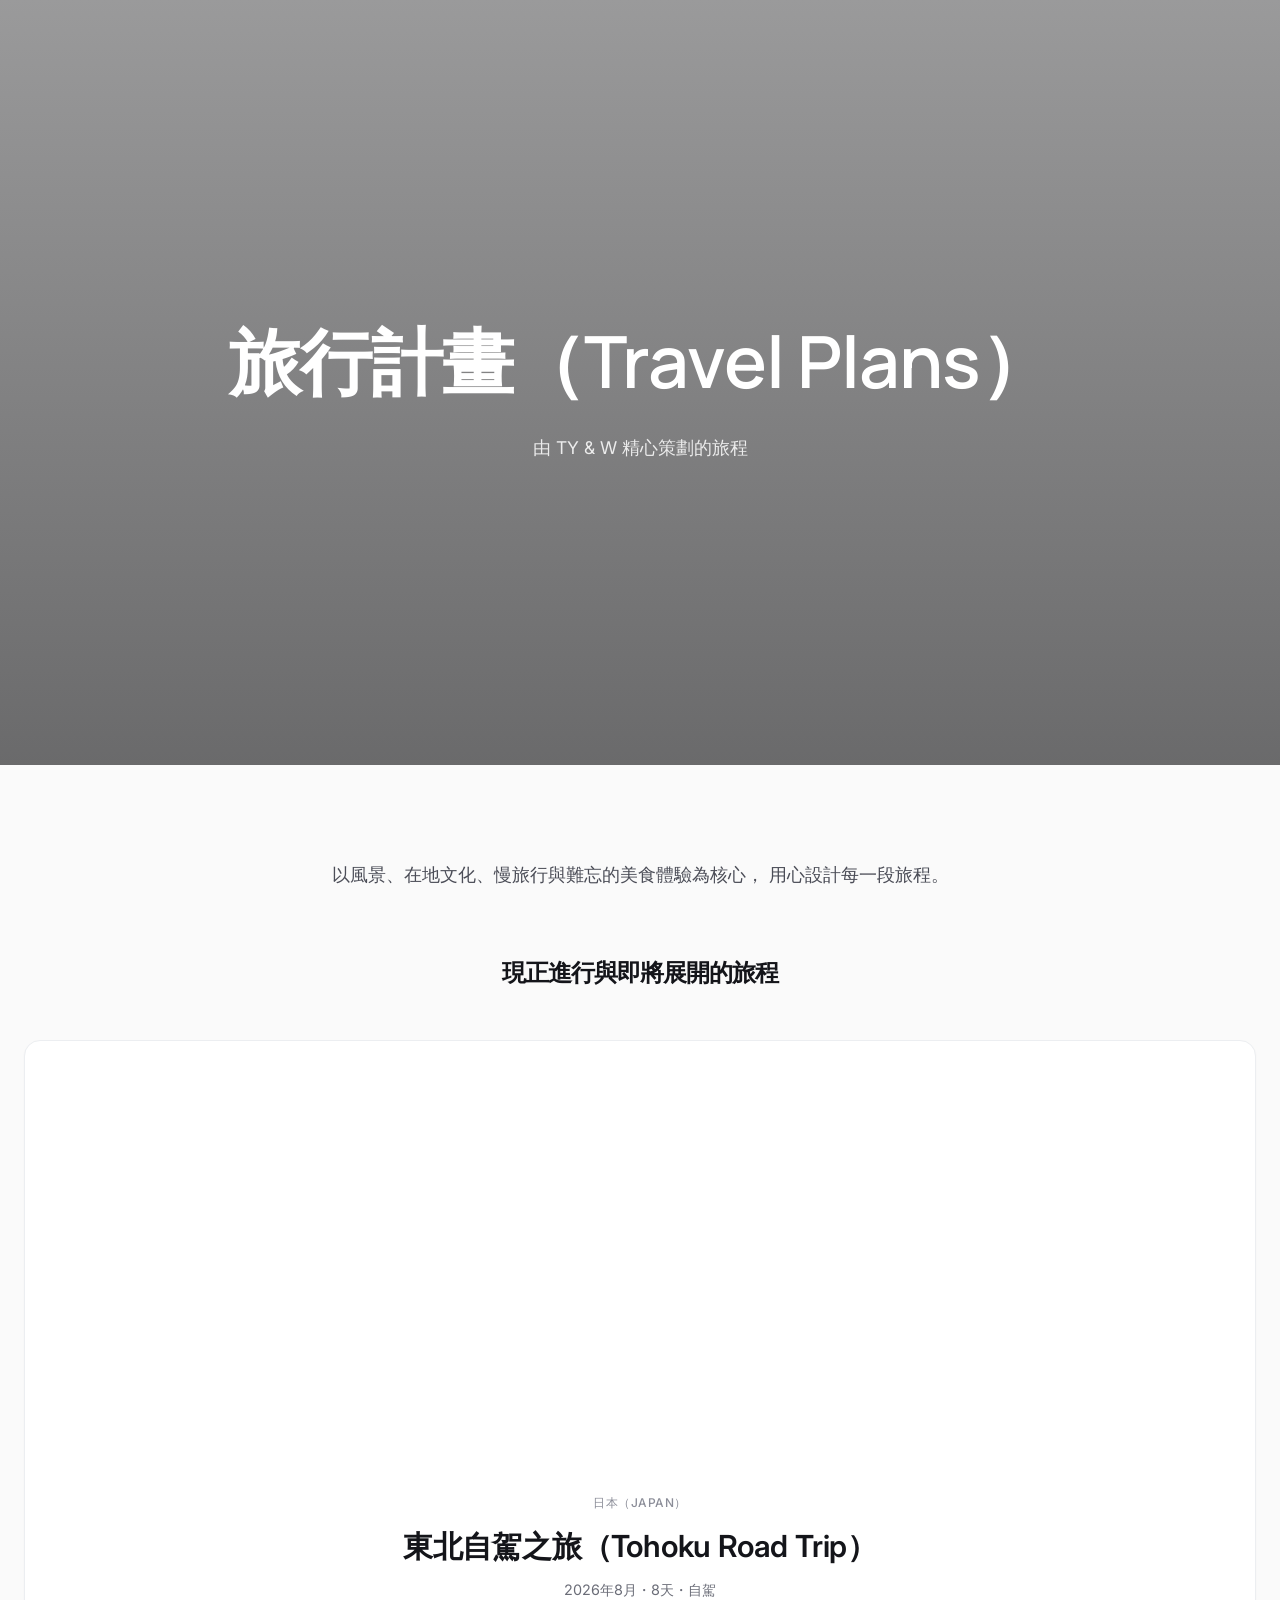
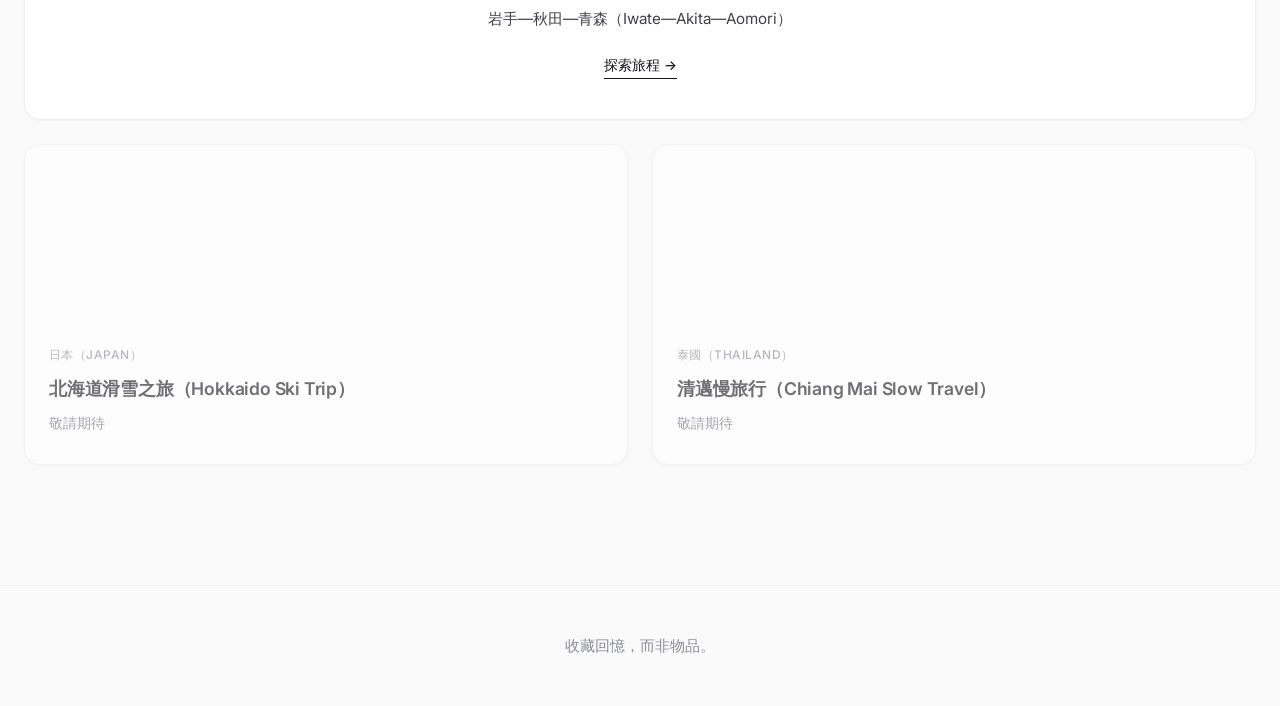
<file: index.html>
<!DOCTYPE html>
<html lang="zh-Hant">
<head>
  <meta charset="UTF-8">
  <meta name="viewport" content="width=device-width, initial-scale=1.0">
  <title>旅行計畫 (Travel Plans) — TY &amp; W 精心策劃的旅程</title>
  <link rel="preconnect" href="https://fonts.googleapis.com">
  <link rel="preconnect" href="https://fonts.gstatic.com" crossorigin>
  <link href="https://fonts.googleapis.com/css2?family=Inter:wght@400;500;600&family=Manrope:wght@600;700&display=swap" rel="stylesheet">
  <link rel="stylesheet" href="style.css">
</head>
<body>

  <header class="hero">
    <div class="hero-overlay"></div>
    <div class="hero-content">
      <h1 class="hero-title">旅行計畫（Travel Plans）</h1>
      <p class="hero-subtitle">由 TY &amp; W 精心策劃的旅程</p>
    </div>
  </header>

  <section class="intro">
    <p>
      以風景、在地文化、慢旅行與難忘的美食體驗為核心，
      用心設計每一段旅程。
    </p>
  </section>

  <section class="journeys">
    <h2 class="section-label">現正進行與即將展開的旅程</h2>

    <div class="journeys-grid">

      <a href="trips/tohoku-2026/" class="card card--featured">
        <div class="card-image" style="background-image:url('https://commons.wikimedia.org/wiki/Special:FilePath/Bukeyashiki_Street_in_Kakunodate_20180428a.jpg?width=1200');"></div>
        <div class="card-body">
          <p class="card-tag">日本（Japan）</p>
          <h3 class="card-title">東北自駕之旅（Tohoku Road Trip）</h3>
          <p class="card-meta">2026年8月・8天・自駕</p>
          <p class="card-route">岩手—秋田—青森（Iwate—Akita—Aomori）</p>
          <span class="card-link">探索旅程 &rarr;</span>
        </div>
      </a>

      <div class="card card--muted">
        <div class="card-image" style="background-image:url('https://commons.wikimedia.org/wiki/Special:FilePath/Niseko_United_Ski_Resort_in_Hokkaido_Japan.jpg?width=800');"></div>
        <div class="card-body">
          <p class="card-tag">日本（Japan）</p>
          <h3 class="card-title">北海道滑雪之旅（Hokkaido Ski Trip）</h3>
          <p class="card-meta">敬請期待</p>
        </div>
      </div>

      <div class="card card--muted">
        <div class="card-image" style="background-image:url('https://commons.wikimedia.org/wiki/Special:FilePath/Wat_Phra_That_Doi_Suthep_-_Chiang_Mai.jpg?width=800');"></div>
        <div class="card-body">
          <p class="card-tag">泰國（Thailand）</p>
          <h3 class="card-title">清邁慢旅行（Chiang Mai Slow Travel）</h3>
          <p class="card-meta">敬請期待</p>
        </div>
      </div>

    </div>
  </section>

  <footer class="site-footer">
    <p>收藏回憶，而非物品。</p>
  </footer>

</body>
</html>
</file>
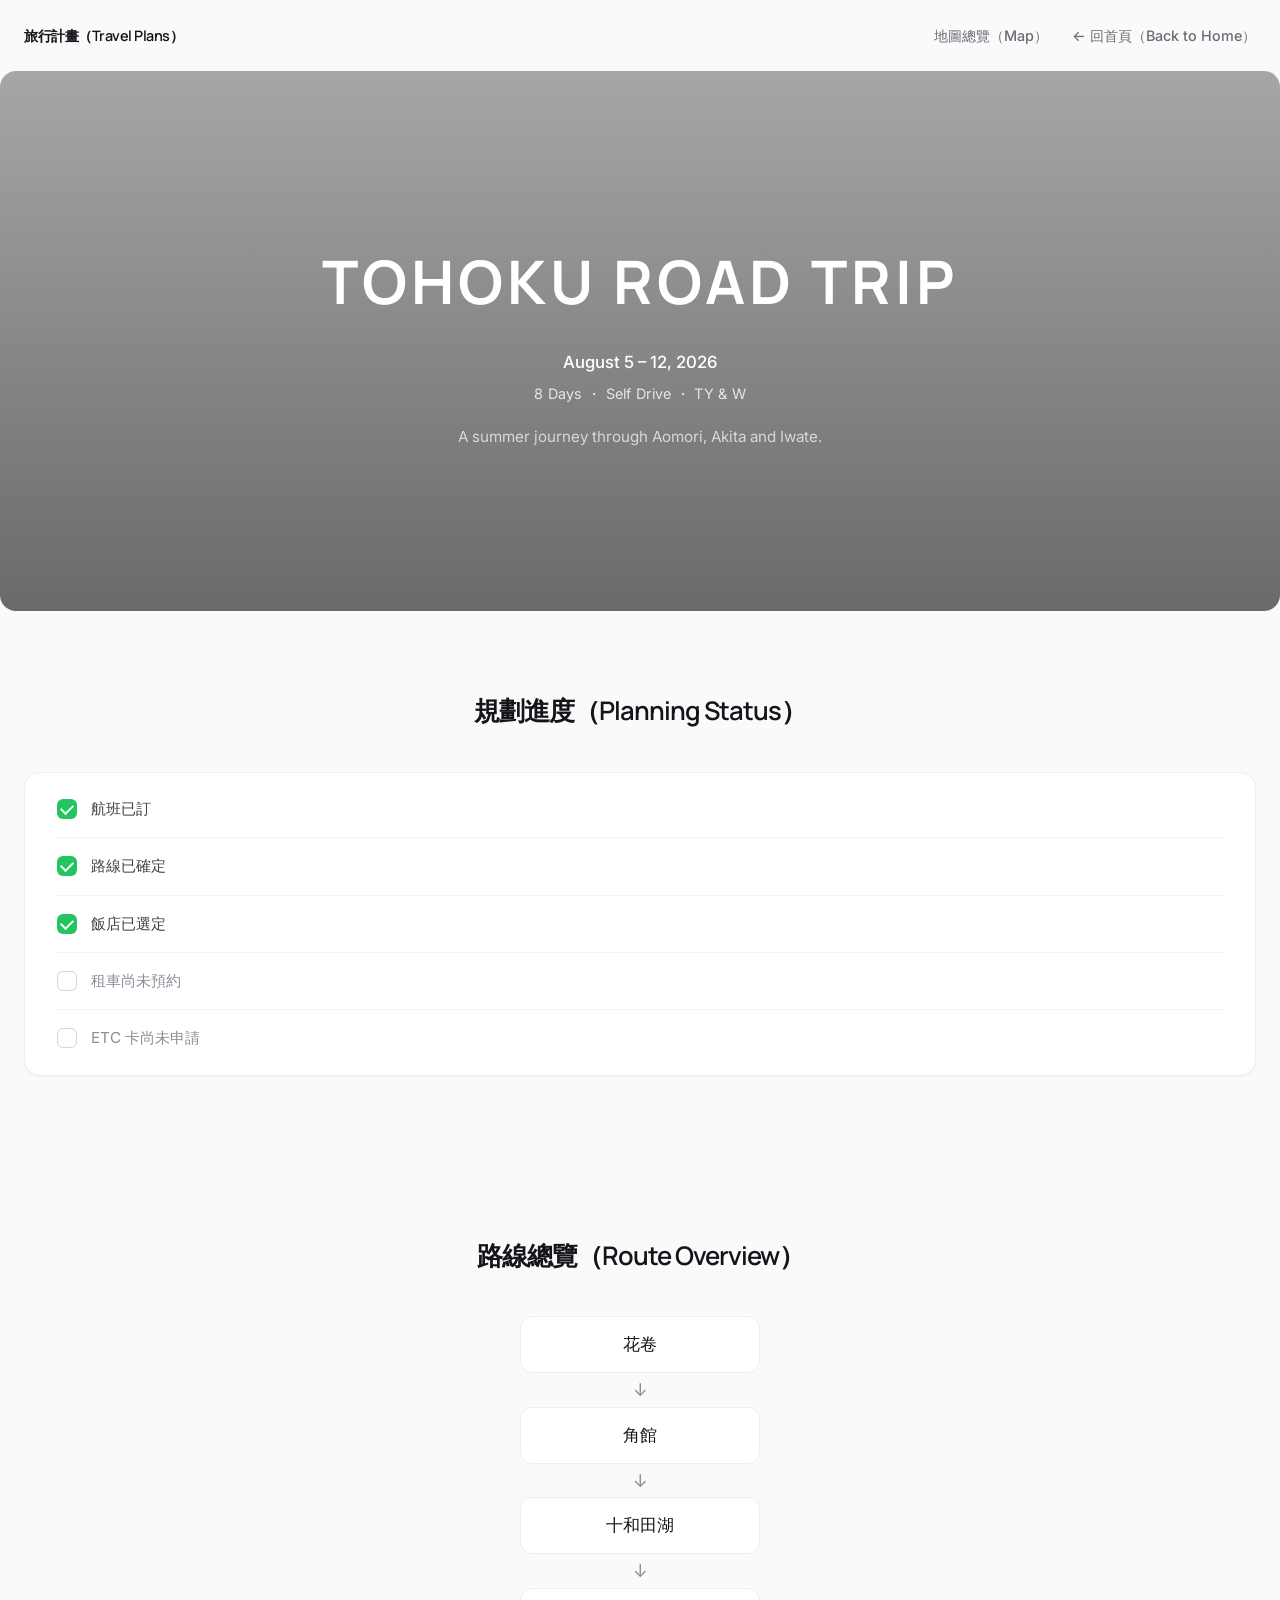
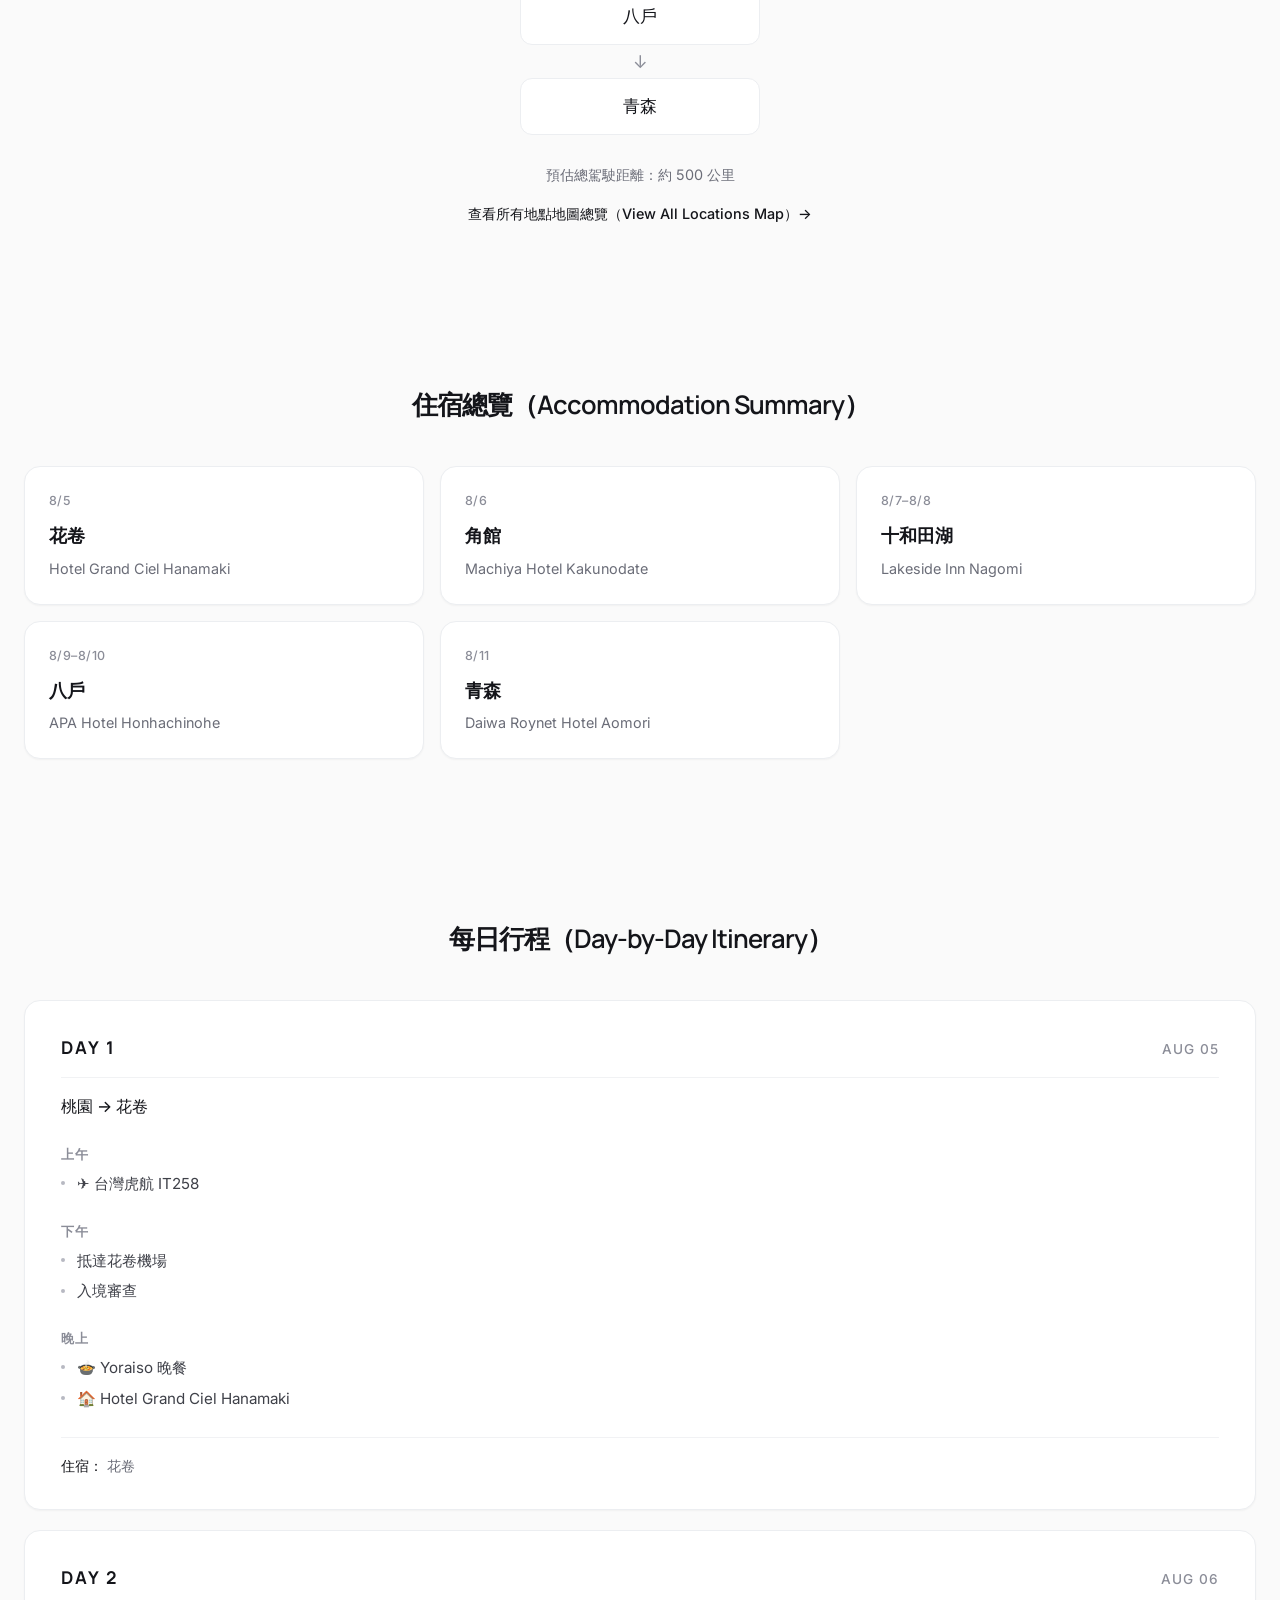
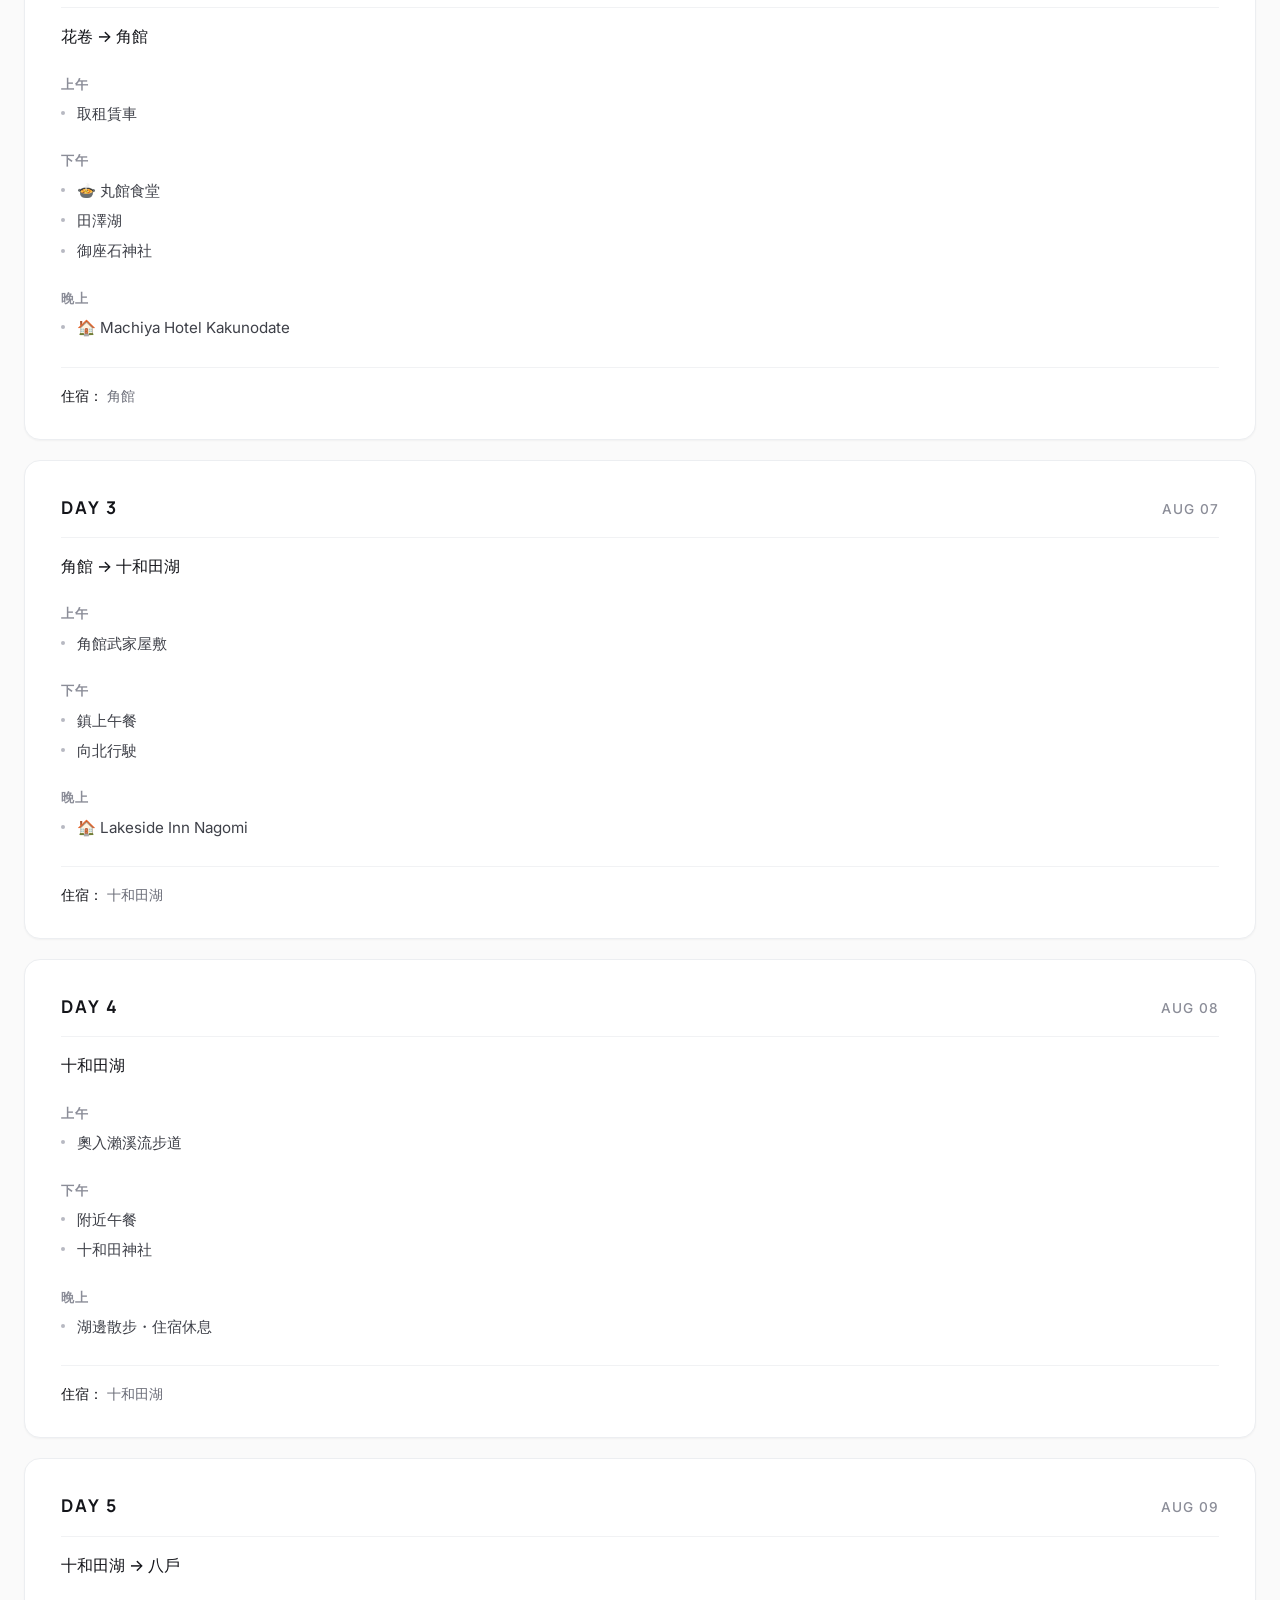
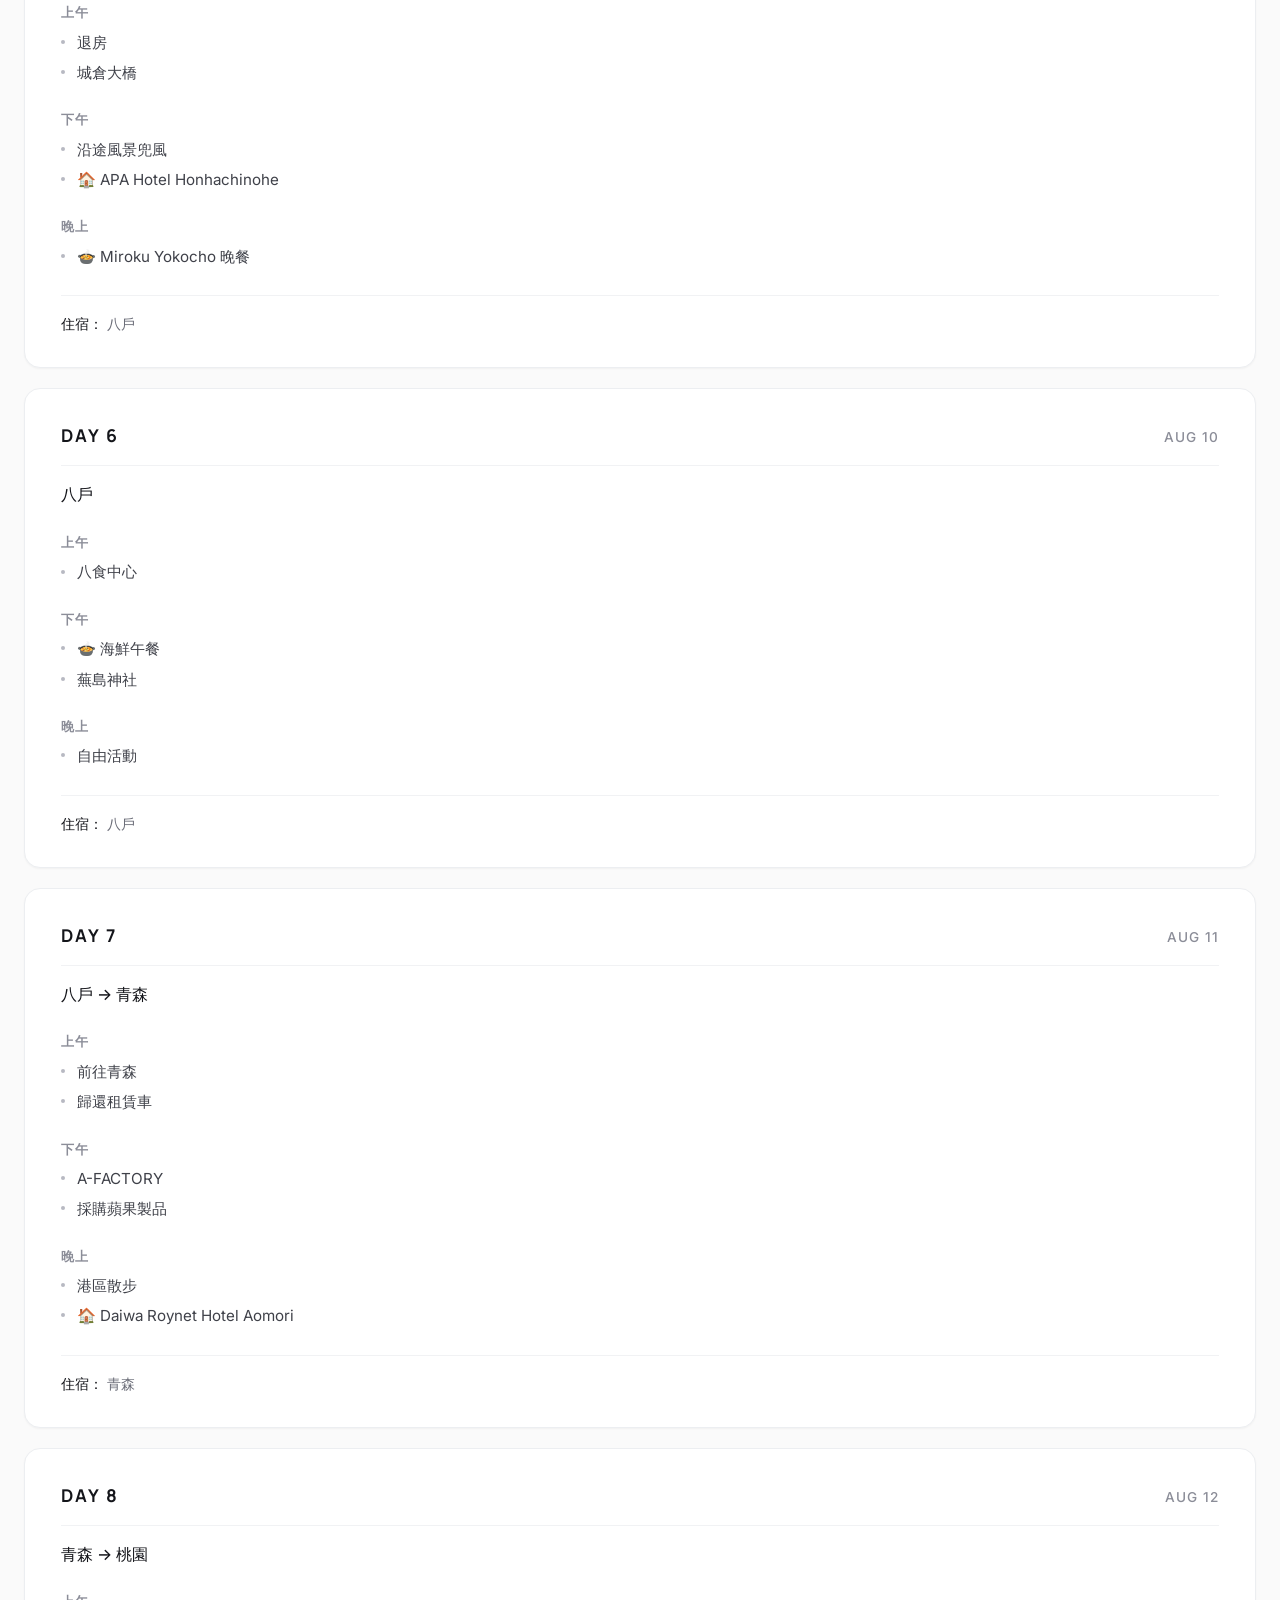
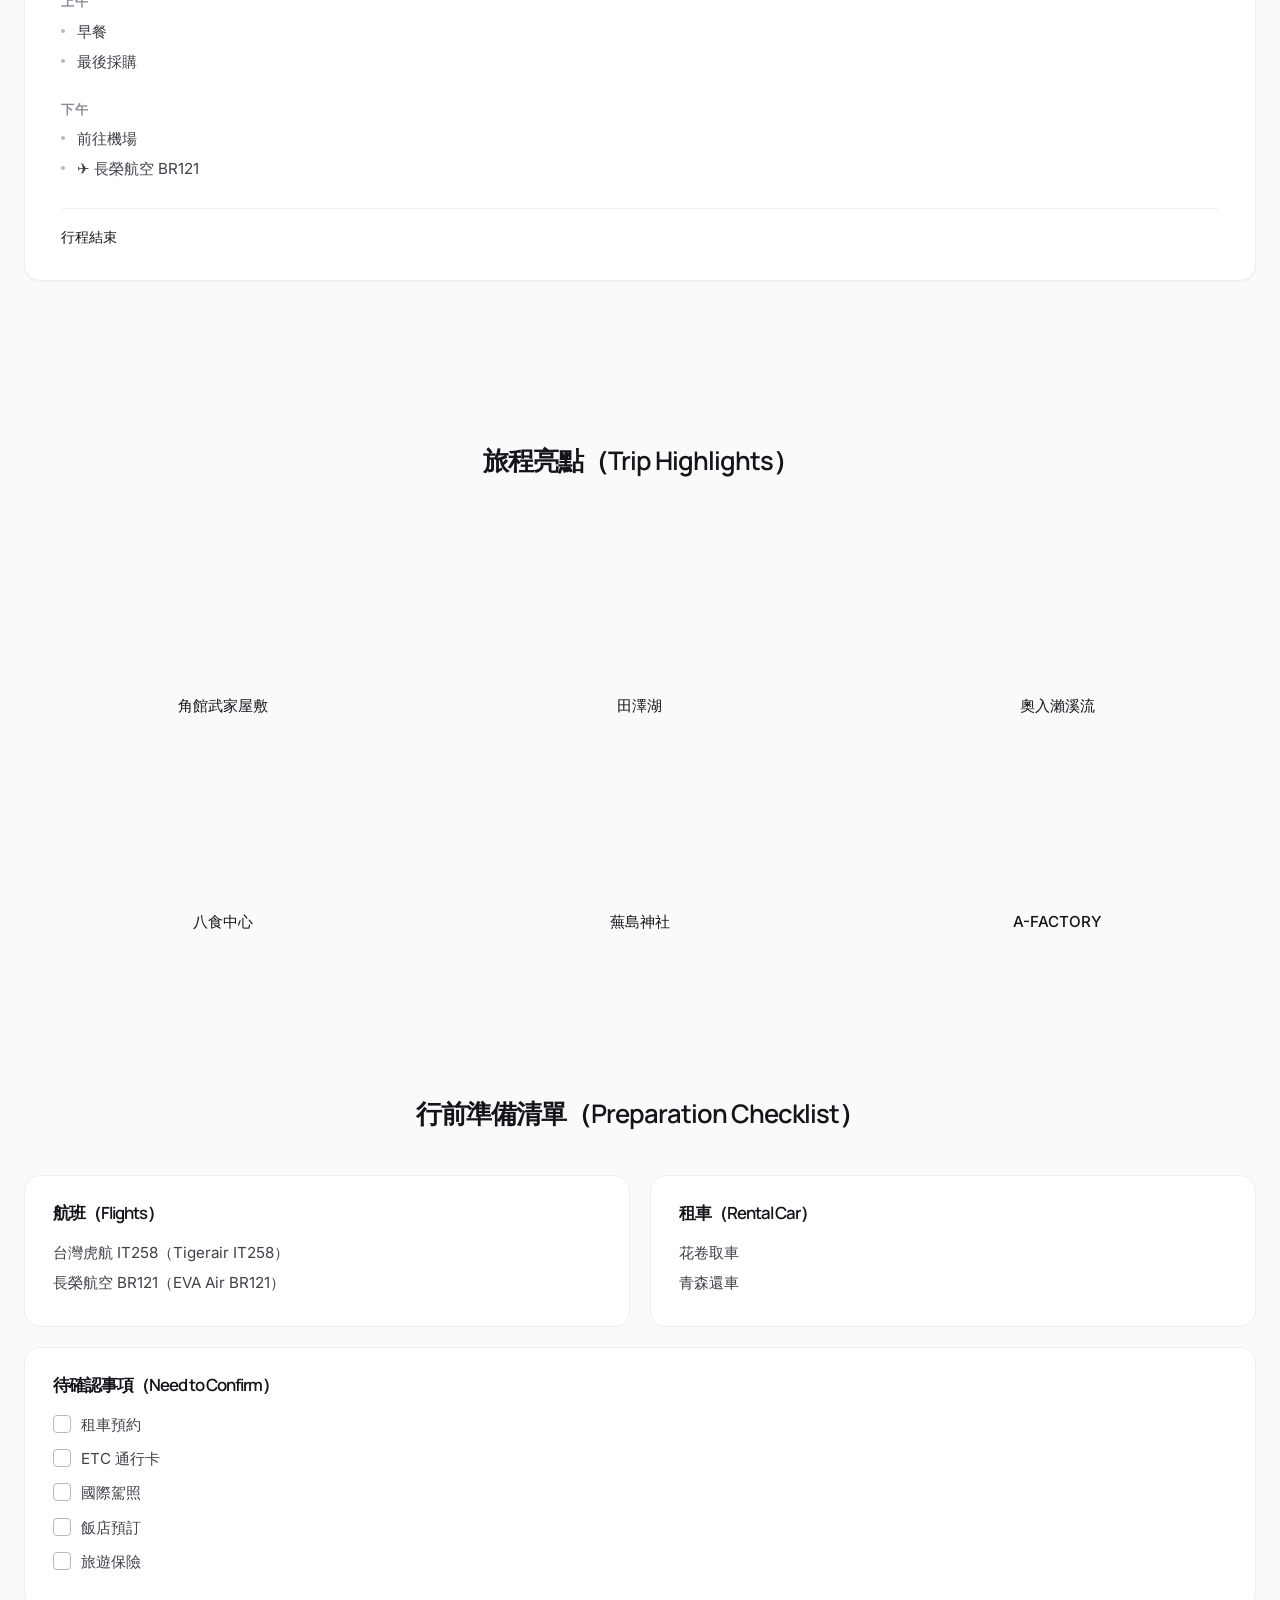
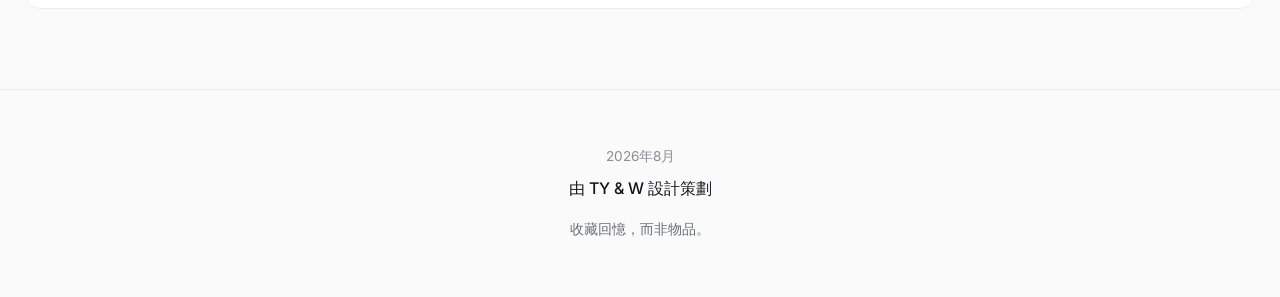
<file: trips/tohoku-2026/index.html>
<!DOCTYPE html>
<html lang="zh-Hant">
<head>
  <meta charset="UTF-8">
  <meta name="viewport" content="width=device-width, initial-scale=1.0">
  <title>東北夏日自駕之旅（Tohoku Summer Road Trip）— 旅行計畫</title>
  <link rel="preconnect" href="https://fonts.googleapis.com">
  <link rel="preconnect" href="https://fonts.gstatic.com" crossorigin>
  <link href="https://fonts.googleapis.com/css2?family=Inter:wght@400;500;600&family=Manrope:wght@600;700&display=swap" rel="stylesheet">
  <link rel="stylesheet" href="trip.css">
</head>
<body>

  <nav class="trip-nav">
    <a href="../../index.html" class="trip-nav-brand">旅行計畫（Travel Plans）</a>
    <div class="trip-nav-links">
      <a href="map.html" class="trip-nav-link">地圖總覽（Map）</a>
      <a href="../../index.html" class="trip-nav-back">&larr; 回首頁（Back to Home）</a>
    </div>
  </nav>

  <header class="trip-hero">
    <div class="trip-hero-overlay"></div>
    <div class="trip-hero-content">
      <h1 class="trip-hero-title">TOHOKU ROAD TRIP</h1>
      <p class="trip-hero-dates">August 5 &ndash; 12, 2026</p>
      <p class="trip-hero-meta">8 Days ・ Self Drive ・ TY &amp; W</p>
      <p class="trip-hero-tagline">A summer journey through Aomori, Akita and Iwate.</p>
    </div>
  </header>

  <section class="trip-section status-section">
    <h2 class="trip-section-title">規劃進度（Planning Status）</h2>
    <div class="status-card">
      <ul class="status-list">
        <li class="status-item status-item--done"><span class="status-icon"></span>航班已訂</li>
        <li class="status-item status-item--done"><span class="status-icon"></span>路線已確定</li>
        <li class="status-item status-item--done"><span class="status-icon"></span>飯店已選定</li>
        <li class="status-item status-item--pending"><span class="status-icon"></span>租車尚未預約</li>
        <li class="status-item status-item--pending"><span class="status-icon"></span>ETC 卡尚未申請</li>
      </ul>
    </div>
  </section>

  <section class="trip-section route-section">
    <h2 class="trip-section-title">路線總覽（Route Overview）</h2>
    <div class="route-flow">
      <div class="route-step">花卷</div>
      <div class="route-arrow">&darr;</div>
      <div class="route-step">角館</div>
      <div class="route-arrow">&darr;</div>
      <div class="route-step">十和田湖</div>
      <div class="route-arrow">&darr;</div>
      <div class="route-step">八戶</div>
      <div class="route-arrow">&darr;</div>
      <div class="route-step">青森</div>
    </div>
    <p class="route-distance">預估總駕駛距離：約 500 公里</p>
    <p class="route-map-link"><a href="map.html">查看所有地點地圖總覽（View All Locations Map）&rarr;</a></p>
  </section>

  <section class="trip-section accommodation-section">
    <h2 class="trip-section-title">住宿總覽（Accommodation Summary）</h2>
    <div class="accommodation-grid">
      <div class="accommodation-item">
        <p class="accommodation-date">8/5</p>
        <p class="accommodation-location">花卷</p>
        <p class="accommodation-hotel">Hotel Grand Ciel Hanamaki</p>
      </div>
      <div class="accommodation-item">
        <p class="accommodation-date">8/6</p>
        <p class="accommodation-location">角館</p>
        <p class="accommodation-hotel">Machiya Hotel Kakunodate</p>
      </div>
      <div class="accommodation-item">
        <p class="accommodation-date">8/7&ndash;8/8</p>
        <p class="accommodation-location">十和田湖</p>
        <p class="accommodation-hotel">Lakeside Inn Nagomi</p>
      </div>
      <div class="accommodation-item">
        <p class="accommodation-date">8/9&ndash;8/10</p>
        <p class="accommodation-location">八戶</p>
        <p class="accommodation-hotel">APA Hotel Honhachinohe</p>
      </div>
      <div class="accommodation-item">
        <p class="accommodation-date">8/11</p>
        <p class="accommodation-location">青森</p>
        <p class="accommodation-hotel">Daiwa Roynet Hotel Aomori</p>
      </div>
    </div>
  </section>

  <section class="trip-section itinerary-section">
    <h2 class="trip-section-title">每日行程（Day-by-Day Itinerary）</h2>
    <div class="itinerary-list">

      <article class="day-card">
        <div class="day-heading">
          <span class="day-number">DAY 1</span>
          <span class="day-date">AUG 05</span>
        </div>
        <p class="day-route">桃園 &rarr; 花卷</p>
        <div class="day-timeline">
          <div class="time-block">
            <p class="time-label">上午</p>
            <ul class="day-activities">
              <li>&#9992; 台灣虎航 IT258</li>
            </ul>
          </div>
          <div class="time-block">
            <p class="time-label">下午</p>
            <ul class="day-activities">
              <li>抵達花卷機場</li>
              <li>入境審查</li>
            </ul>
          </div>
          <div class="time-block">
            <p class="time-label">晚上</p>
            <ul class="day-activities">
              <li>&#127858; Yoraiso 晚餐</li>
              <li>&#127968; Hotel Grand Ciel Hanamaki</li>
            </ul>
          </div>
        </div>
        <p class="day-stay"><span>住宿：</span> 花卷</p>
      </article>

      <article class="day-card">
        <div class="day-heading">
          <span class="day-number">DAY 2</span>
          <span class="day-date">AUG 06</span>
        </div>
        <p class="day-route">花卷 &rarr; 角館</p>
        <div class="day-timeline">
          <div class="time-block">
            <p class="time-label">上午</p>
            <ul class="day-activities">
              <li>取租賃車</li>
            </ul>
          </div>
          <div class="time-block">
            <p class="time-label">下午</p>
            <ul class="day-activities">
              <li>&#127858; 丸館食堂</li>
              <li>田澤湖</li>
              <li>御座石神社</li>
            </ul>
          </div>
          <div class="time-block">
            <p class="time-label">晚上</p>
            <ul class="day-activities">
              <li>&#127968; Machiya Hotel Kakunodate</li>
            </ul>
          </div>
        </div>
        <p class="day-stay"><span>住宿：</span> 角館</p>
      </article>

      <article class="day-card">
        <div class="day-heading">
          <span class="day-number">DAY 3</span>
          <span class="day-date">AUG 07</span>
        </div>
        <p class="day-route">角館 &rarr; 十和田湖</p>
        <div class="day-timeline">
          <div class="time-block">
            <p class="time-label">上午</p>
            <ul class="day-activities">
              <li>角館武家屋敷</li>
            </ul>
          </div>
          <div class="time-block">
            <p class="time-label">下午</p>
            <ul class="day-activities">
              <li>鎮上午餐</li>
              <li>向北行駛</li>
            </ul>
          </div>
          <div class="time-block">
            <p class="time-label">晚上</p>
            <ul class="day-activities">
              <li>&#127968; Lakeside Inn Nagomi</li>
            </ul>
          </div>
        </div>
        <p class="day-stay"><span>住宿：</span> 十和田湖</p>
      </article>

      <article class="day-card">
        <div class="day-heading">
          <span class="day-number">DAY 4</span>
          <span class="day-date">AUG 08</span>
        </div>
        <p class="day-route">十和田湖</p>
        <div class="day-timeline">
          <div class="time-block">
            <p class="time-label">上午</p>
            <ul class="day-activities">
              <li>奧入瀨溪流步道</li>
            </ul>
          </div>
          <div class="time-block">
            <p class="time-label">下午</p>
            <ul class="day-activities">
              <li>附近午餐</li>
              <li>十和田神社</li>
            </ul>
          </div>
          <div class="time-block">
            <p class="time-label">晚上</p>
            <ul class="day-activities">
              <li>湖邊散步・住宿休息</li>
            </ul>
          </div>
        </div>
        <p class="day-stay"><span>住宿：</span> 十和田湖</p>
      </article>

      <article class="day-card">
        <div class="day-heading">
          <span class="day-number">DAY 5</span>
          <span class="day-date">AUG 09</span>
        </div>
        <p class="day-route">十和田湖 &rarr; 八戶</p>
        <div class="day-timeline">
          <div class="time-block">
            <p class="time-label">上午</p>
            <ul class="day-activities">
              <li>退房</li>
              <li>城倉大橋</li>
            </ul>
          </div>
          <div class="time-block">
            <p class="time-label">下午</p>
            <ul class="day-activities">
              <li>沿途風景兜風</li>
              <li>&#127968; APA Hotel Honhachinohe</li>
            </ul>
          </div>
          <div class="time-block">
            <p class="time-label">晚上</p>
            <ul class="day-activities">
              <li>&#127858; Miroku Yokocho 晚餐</li>
            </ul>
          </div>
        </div>
        <p class="day-stay"><span>住宿：</span> 八戶</p>
      </article>

      <article class="day-card">
        <div class="day-heading">
          <span class="day-number">DAY 6</span>
          <span class="day-date">AUG 10</span>
        </div>
        <p class="day-route">八戶</p>
        <div class="day-timeline">
          <div class="time-block">
            <p class="time-label">上午</p>
            <ul class="day-activities">
              <li>八食中心</li>
            </ul>
          </div>
          <div class="time-block">
            <p class="time-label">下午</p>
            <ul class="day-activities">
              <li>&#127858; 海鮮午餐</li>
              <li>蕪島神社</li>
            </ul>
          </div>
          <div class="time-block">
            <p class="time-label">晚上</p>
            <ul class="day-activities">
              <li>自由活動</li>
            </ul>
          </div>
        </div>
        <p class="day-stay"><span>住宿：</span> 八戶</p>
      </article>

      <article class="day-card">
        <div class="day-heading">
          <span class="day-number">DAY 7</span>
          <span class="day-date">AUG 11</span>
        </div>
        <p class="day-route">八戶 &rarr; 青森</p>
        <div class="day-timeline">
          <div class="time-block">
            <p class="time-label">上午</p>
            <ul class="day-activities">
              <li>前往青森</li>
              <li>歸還租賃車</li>
            </ul>
          </div>
          <div class="time-block">
            <p class="time-label">下午</p>
            <ul class="day-activities">
              <li>A-FACTORY</li>
              <li>採購蘋果製品</li>
            </ul>
          </div>
          <div class="time-block">
            <p class="time-label">晚上</p>
            <ul class="day-activities">
              <li>港區散步</li>
              <li>&#127968; Daiwa Roynet Hotel Aomori</li>
            </ul>
          </div>
        </div>
        <p class="day-stay"><span>住宿：</span> 青森</p>
      </article>

      <article class="day-card">
        <div class="day-heading">
          <span class="day-number">DAY 8</span>
          <span class="day-date">AUG 12</span>
        </div>
        <p class="day-route">青森 &rarr; 桃園</p>
        <div class="day-timeline">
          <div class="time-block">
            <p class="time-label">上午</p>
            <ul class="day-activities">
              <li>早餐</li>
              <li>最後採購</li>
            </ul>
          </div>
          <div class="time-block">
            <p class="time-label">下午</p>
            <ul class="day-activities">
              <li>前往機場</li>
              <li>&#9992; 長榮航空 BR121</li>
            </ul>
          </div>
        </div>
        <p class="day-stay"><span>行程結束</span></p>
      </article>

    </div>
  </section>

  <section class="trip-section highlights-section">
    <h2 class="trip-section-title">旅程亮點（Trip Highlights）</h2>
    <div class="highlights-grid">
      <div class="highlight-card">
        <div class="highlight-image" style="background-image:url('https://commons.wikimedia.org/wiki/Special:FilePath/Bukeyashiki_Street_in_Kakunodate_20180428b.jpg?width=800');"></div>
        <p class="highlight-title">角館武家屋敷</p>
      </div>
      <div class="highlight-card">
        <div class="highlight-image" style="background-image:url('https://commons.wikimedia.org/wiki/Special:FilePath/Shore_of_the_Lake_Tazawa_20210526a.jpg?width=800');"></div>
        <p class="highlight-title">田澤湖</p>
      </div>
      <div class="highlight-card">
        <div class="highlight-image" style="background-image:url('https://commons.wikimedia.org/wiki/Special:FilePath/OiraseValley1.JPG?width=800');"></div>
        <p class="highlight-title">奧入瀨溪流</p>
      </div>
      <div class="highlight-card">
        <div class="highlight-image" style="background-image:url('https://commons.wikimedia.org/wiki/Special:FilePath/HassyokuCenter_Ichiba-North.jpg?width=800');"></div>
        <p class="highlight-title">八食中心</p>
      </div>
      <div class="highlight-card">
        <div class="highlight-image" style="background-image:url('https://commons.wikimedia.org/wiki/Special:FilePath/Kabushima_Shrine_2024-09-14.jpg?width=800');"></div>
        <p class="highlight-title">蕪島神社</p>
      </div>
      <div class="highlight-card">
        <div class="highlight-image" style="background-image:url('https://commons.wikimedia.org/wiki/Special:FilePath/A-Factory_20240324.jpg?width=800');"></div>
        <p class="highlight-title">A-FACTORY</p>
      </div>
    </div>
  </section>

  <section class="trip-section checklist-section">
    <h2 class="trip-section-title">行前準備清單（Preparation Checklist）</h2>

    <div class="checklist-grid">
      <div class="checklist-card">
        <h3 class="checklist-card-title">航班（Flights）</h3>
        <ul class="checklist-plain">
          <li>台灣虎航 IT258（Tigerair IT258）</li>
          <li>長榮航空 BR121（EVA Air BR121）</li>
        </ul>
      </div>

      <div class="checklist-card">
        <h3 class="checklist-card-title">租車（Rental Car）</h3>
        <ul class="checklist-plain">
          <li>花卷取車</li>
          <li>青森還車</li>
        </ul>
      </div>
    </div>

    <div class="checklist-card checklist-card--wide">
      <h3 class="checklist-card-title">待確認事項（Need to Confirm）</h3>
      <ul class="checklist">
        <li>租車預約</li>
        <li>ETC 通行卡</li>
        <li>國際駕照</li>
        <li>飯店預訂</li>
        <li>旅遊保險</li>
      </ul>
    </div>
  </section>

  <footer class="trip-footer">
    <p class="trip-footer-date">2026年8月</p>
    <p class="trip-footer-credit">由 TY &amp; W 設計策劃</p>
    <p class="trip-footer-tagline">收藏回憶，而非物品。</p>
  </footer>

</body>
</html>
</file>
<file: style.css>
/* ---------------------------------------------
   Travel Plans — premium product-style sheet
   Typography: Manrope (headings) / Inter (body, cards, nav)
--------------------------------------------- */

* {
  margin: 0;
  padding: 0;
  box-sizing: border-box;
}

body {
  font-family: 'Inter', sans-serif;
  font-weight: 400;
  background: #fafafa;
  color: #14151a;
  line-height: 1.6;
  -webkit-font-smoothing: antialiased;
}

a {
  color: inherit;
  text-decoration: none;
}

h1, h2, h3 {
  font-family: 'Manrope', sans-serif;
  font-weight: 600;
  letter-spacing: -1px;
}

/* ---------------------------------------------
   Hero
--------------------------------------------- */

.hero {
  position: relative;
  height: 85vh;
  min-height: 480px;
  display: flex;
  align-items: center;
  justify-content: center;
  background-image: url('https://commons.wikimedia.org/wiki/Special:FilePath/Hakkoda_Mountains_seen_from_the_lakeshore_of_Towadako.jpg?width=1920');
  background-size: cover;
  background-position: center;
}

.hero-overlay {
  position: absolute;
  inset: 0;
  background: linear-gradient(180deg, rgba(10, 10, 12, 0.4) 0%, rgba(10, 10, 12, 0.6) 100%);
}

.hero-content {
  position: relative;
  z-index: 1;
  text-align: center;
  color: #ffffff;
  padding: 0 24px;
}

.hero-title {
  font-size: clamp(2.75rem, 6vw, 4.5rem);
  font-weight: 600;
  letter-spacing: -1px;
  margin-bottom: 16px;
}

.hero-subtitle {
  font-family: 'Inter', sans-serif;
  font-weight: 400;
  font-size: 1.1rem;
  color: rgba(255, 255, 255, 0.85);
}

/* ---------------------------------------------
   Intro
--------------------------------------------- */

.intro {
  width: 100%;
  margin: 0 auto;
  padding: 96px 24px 64px;
  text-align: center;
  font-size: 1.1rem;
  color: #4b4d57;
}

/* ---------------------------------------------
   Journeys
--------------------------------------------- */

.journeys {
  width: 100%;
  margin: 0 auto;
  padding: 0 24px 120px;
}

.section-label {
  font-size: 1.5rem;
  text-align: center;
  color: #14151a;
  margin-bottom: 48px;
}

.journeys-grid {
  display: grid;
  grid-template-columns: 1fr 1fr;
  gap: 24px;
}

.card {
  display: block;
  font-family: 'Inter', sans-serif;
  background: #ffffff;
  border: 1px solid #eceef1;
  border-radius: 16px;
  overflow: hidden;
  box-shadow: 0 1px 2px rgba(16, 16, 20, 0.04);
  transition: transform 0.3s ease, box-shadow 0.3s ease;
}

/* Featured card spans full width, sits above the two smaller cards */
.card--featured {
  grid-column: 1 / -1;
}

.card--featured .card-image {
  height: 420px;
}

.card:hover {
  transform: translateY(-4px);
  box-shadow: 0 12px 28px rgba(16, 16, 20, 0.08);
}

.card-image {
  height: 220px;
  background-size: cover;
  background-position: center;
}

.card-body {
  padding: 28px 32px 32px;
}

.card--featured .card-body {
  text-align: center;
  padding: 32px 32px 40px;
}

.card-tag {
  font-family: 'Inter', sans-serif;
  font-weight: 500;
  font-size: 0.75rem;
  letter-spacing: 0.04em;
  text-transform: uppercase;
  color: #8b8d98;
  margin-bottom: 10px;
}

.card-title {
  font-family: 'Inter', sans-serif;
  font-weight: 600;
  font-size: 1.4rem;
  letter-spacing: -0.2px;
  margin-bottom: 8px;
}

.card--featured .card-title {
  font-size: 1.9rem;
}

.card-meta {
  font-family: 'Inter', sans-serif;
  font-weight: 400;
  font-size: 0.9rem;
  color: #6b6d78;
  margin-bottom: 6px;
}

.card-route {
  font-family: 'Inter', sans-serif;
  font-size: 0.95rem;
  color: #3f4149;
  margin-bottom: 20px;
}

.card-link {
  display: inline-block;
  font-family: 'Inter', sans-serif;
  font-weight: 500;
  font-size: 0.85rem;
  border-bottom: 1px solid #14151a;
  padding-bottom: 2px;
}

/* Smaller "coming soon" cards — muted treatment */
.card--muted {
  opacity: 0.6;
}

.card--muted .card-image {
  height: 180px;
}

.card--muted .card-body {
  padding: 20px 24px 24px;
}

.card--muted .card-title {
  font-size: 1.1rem;
}

/* ---------------------------------------------
   Footer
--------------------------------------------- */

.site-footer {
  text-align: center;
  padding: 48px 24px;
  font-family: 'Inter', sans-serif;
  font-size: 0.95rem;
  color: #8b8d98;
  border-top: 1px solid #eceef1;
}

/* ---------------------------------------------
   Responsive
--------------------------------------------- */

@media (max-width: 720px) {
  .journeys-grid {
    grid-template-columns: 1fr;
  }

  .card--featured .card-image {
    height: 280px;
  }

  .intro {
    padding: 64px 24px 48px;
  }
}
</file>
<file: trips/tohoku-2026/trip.css>
/* Tohoku Road Trip 2026 — self-contained trip page styles.
   Independent from the homepage's style.css by design, but shares the
   same design tokens (color, type, spacing) documented in /docs/design-guide.md */

* {
  margin: 0;
  padding: 0;
  box-sizing: border-box;
}

body {
  font-family: 'Inter', sans-serif;
  font-weight: 400;
  background: #fafafa;
  color: #14151a;
  line-height: 1.6;
  -webkit-font-smoothing: antialiased;
}

a {
  color: inherit;
  text-decoration: none;
}

h1, h2, h3 {
  font-family: 'Manrope', sans-serif;
  font-weight: 600;
  letter-spacing: -1px;
}

/* ---------------------------------------------
   Nav
--------------------------------------------- */

.trip-nav {
  display: flex;
  align-items: center;
  justify-content: space-between;
  width: 100%;
  margin: 0 auto;
  padding: 24px;
  font-family: 'Inter', sans-serif;
  font-weight: 500;
  font-size: 0.9rem;
}

.trip-nav-brand {
  font-family: 'Manrope', sans-serif;
  font-weight: 600;
  letter-spacing: -0.5px;
}

.trip-nav-links {
  display: flex;
  align-items: center;
  gap: 24px;
}

.trip-nav-link,
.trip-nav-back {
  color: #6b6d78;
}

.trip-nav-link:hover,
.trip-nav-back:hover {
  color: #14151a;
}

/* ---------------------------------------------
   Hero
--------------------------------------------- */

.trip-hero {
  position: relative;
  height: 60vh;
  min-height: 420px;
  display: flex;
  align-items: center;
  justify-content: center;
  background-image: url('https://commons.wikimedia.org/wiki/Special:FilePath/Hakkoda_Mountains_seen_from_the_lakeshore_of_Towadako.jpg?width=1920');
  background-size: cover;
  background-position: center;
  border-radius: 16px;
  width: 100%;
  margin: 0 auto;
  overflow: hidden;
}

.trip-hero-overlay {
  position: absolute;
  inset: 0;
  background: linear-gradient(180deg, rgba(10, 10, 12, 0.35) 0%, rgba(10, 10, 12, 0.6) 100%);
}

.trip-hero-content {
  position: relative;
  z-index: 1;
  text-align: center;
  color: #ffffff;
  padding: 0 24px;
}

.trip-hero-title {
  font-size: clamp(2.25rem, 6vw, 3.75rem);
  font-weight: 700;
  letter-spacing: 4px;
  margin-bottom: 20px;
}

.trip-hero-dates {
  font-family: 'Inter', sans-serif;
  font-size: 1.05rem;
  font-weight: 500;
  margin-bottom: 6px;
}

.trip-hero-meta {
  font-family: 'Inter', sans-serif;
  font-size: 0.9rem;
  letter-spacing: 0.02em;
  color: rgba(255, 255, 255, 0.8);
  margin-bottom: 20px;
}

.trip-hero-tagline {
  font-family: 'Inter', sans-serif;
  font-size: 0.95rem;
  color: rgba(255, 255, 255, 0.7);
  max-width: 480px;
  margin: 0 auto;
}

/* ---------------------------------------------
   Shared section layout
--------------------------------------------- */

.trip-section {
  width: 100%;
  margin: 0 auto;
  padding: 80px 24px;
}

.trip-section-title {
  font-size: 1.6rem;
  text-align: center;
  margin-bottom: 40px;
}

/* ---------------------------------------------
   Route overview
--------------------------------------------- */

.route-flow {
  display: flex;
  flex-direction: column;
  align-items: center;
  gap: 4px;
}

.route-step {
  font-family: 'Inter', sans-serif;
  font-weight: 500;
  font-size: 1.05rem;
  background: #ffffff;
  border: 1px solid #eceef1;
  border-radius: 12px;
  padding: 14px 28px;
  min-width: 240px;
  text-align: center;
}

.route-arrow {
  color: #8b8d98;
  font-size: 1.1rem;
  line-height: 1;
  padding: 4px 0;
}

.route-distance {
  text-align: center;
  margin-top: 28px;
  font-size: 0.9rem;
  color: #6b6d78;
}

.route-map-link {
  text-align: center;
  margin-top: 16px;
  font-size: 0.9rem;
  font-weight: 500;
}

.route-map-link a:hover {
  color: #6b6d78;
}

/* ---------------------------------------------
   Planning status
--------------------------------------------- */

.status-card {
  background: #ffffff;
  border: 1px solid #eceef1;
  border-radius: 16px;
  padding: 8px 32px;
  box-shadow: 0 1px 2px rgba(16, 16, 20, 0.04);
}

.status-list {
  list-style: none;
}

.status-item {
  display: flex;
  align-items: center;
  gap: 14px;
  padding: 16px 0;
  font-size: 0.95rem;
}

.status-item + .status-item {
  border-top: 1px solid #f1f2f4;
}

.status-icon {
  flex-shrink: 0;
  width: 20px;
  height: 20px;
  border-radius: 6px;
  position: relative;
}

.status-item--done .status-icon {
  background: #22c55e;
}

.status-item--done .status-icon::after {
  content: "";
  position: absolute;
  left: 6px;
  top: 3px;
  width: 6px;
  height: 10px;
  border-right: 2px solid #ffffff;
  border-bottom: 2px solid #ffffff;
  transform: rotate(45deg);
}

.status-item--done {
  color: #3f4149;
}

.status-item--pending .status-icon {
  border: 1.5px solid #d3d5db;
}

.status-item--pending {
  color: #8b8d98;
}

/* ---------------------------------------------
   All Locations Map page
--------------------------------------------- */

.map-page-header {
  padding-bottom: 40px;
  text-align: center;
}

.map-page-title {
  font-size: clamp(1.8rem, 4vw, 2.5rem);
  margin-bottom: 12px;
}

.map-page-subtitle {
  font-size: 1rem;
  color: #6b6d78;
}

.map-embed-section {
  padding-top: 0;
}

.map-embed-wrap {
  position: relative;
  width: 100%;
  padding-top: 65%;
  border-radius: 16px;
  overflow: hidden;
  border: 1px solid #eceef1;
  box-shadow: 0 1px 2px rgba(16, 16, 20, 0.04);
}

.map-embed-wrap iframe,
.map-embed-wrap #trip-map {
  position: absolute;
  inset: 0;
  width: 100%;
  height: 100%;
  border: 0;
}

.map-fallback-message {
  position: absolute;
  inset: 0;
  display: flex;
  align-items: center;
  justify-content: center;
  text-align: center;
  padding: 32px;
  font-size: 0.95rem;
  color: #6b6d78;
  background: #ffffff;
}

.map-embed-caption {
  text-align: center;
  margin-top: 16px;
  font-size: 0.9rem;
  color: #6b6d78;
}

.day-legend {
  display: flex;
  flex-wrap: wrap;
  justify-content: center;
  gap: 8px 20px;
  margin-top: 20px;
}

.day-legend-item {
  display: inline-flex;
  align-items: center;
  gap: 8px;
  font-size: 0.85rem;
  color: #3f4149;
}

.day-dot {
  display: inline-block;
  width: 10px;
  height: 10px;
  border-radius: 50%;
  flex-shrink: 0;
}

.map-list-section {
  padding-top: 40px;
}

.map-grid {
  display: grid;
  grid-template-columns: repeat(3, 1fr);
  gap: 16px;
}

.map-card {
  background: #ffffff;
  border: 1px solid #eceef1;
  border-radius: 12px;
  padding: 18px 20px;
  display: flex;
  align-items: center;
  justify-content: space-between;
  gap: 12px;
}

.map-card-name {
  display: flex;
  align-items: center;
  gap: 8px;
  font-size: 0.95rem;
  font-weight: 500;
}

.map-card-name .day-dot {
  margin-right: 0;
}

.map-card-day {
  font-size: 0.75rem;
  font-weight: 400;
  color: #8b8d98;
  white-space: nowrap;
}

.map-card-link {
  font-size: 0.85rem;
  color: #6b6d78;
  white-space: nowrap;
}

.map-card-link:hover {
  color: #14151a;
}

/* ---------------------------------------------
   Accommodation cards
--------------------------------------------- */

.accommodation-grid {
  display: grid;
  grid-template-columns: repeat(3, 1fr);
  gap: 16px;
}

.accommodation-item {
  background: #ffffff;
  border: 1px solid #eceef1;
  border-radius: 16px;
  padding: 24px 24px;
  box-shadow: 0 1px 2px rgba(16, 16, 20, 0.04);
}

.accommodation-date {
  font-family: 'Inter', sans-serif;
  font-weight: 500;
  font-size: 0.78rem;
  letter-spacing: 0.04em;
  text-transform: uppercase;
  color: #8b8d98;
  margin-bottom: 10px;
}

.accommodation-location {
  font-family: 'Manrope', sans-serif;
  font-weight: 600;
  font-size: 1.15rem;
  margin-bottom: 6px;
}

.accommodation-hotel {
  font-size: 0.9rem;
  color: #6b6d78;
}

/* ---------------------------------------------
   Day-by-day itinerary
--------------------------------------------- */

.itinerary-list {
  display: flex;
  flex-direction: column;
  gap: 20px;
}

.day-card {
  background: #ffffff;
  border: 1px solid #eceef1;
  border-radius: 16px;
  padding: 32px 36px;
  box-shadow: 0 1px 2px rgba(16, 16, 20, 0.04);
}

.day-heading {
  display: flex;
  align-items: baseline;
  justify-content: space-between;
  padding-bottom: 16px;
  margin-bottom: 16px;
  border-bottom: 1px solid #f1f2f4;
}

.day-number {
  font-family: 'Manrope', sans-serif;
  font-weight: 700;
  letter-spacing: 2px;
  font-size: 1.1rem;
}

.day-date {
  font-family: 'Inter', sans-serif;
  font-weight: 500;
  letter-spacing: 1px;
  font-size: 0.85rem;
  color: #8b8d98;
}

.day-route {
  font-weight: 500;
  margin-bottom: 24px;
}

.day-timeline {
  display: flex;
  flex-direction: column;
  gap: 18px;
  margin-bottom: 20px;
}

.time-label {
  font-family: 'Manrope', sans-serif;
  font-weight: 600;
  font-size: 0.8rem;
  letter-spacing: 0.04em;
  color: #8b8d98;
  margin-bottom: 8px;
}

.day-activities {
  list-style: none;
}

.day-activities li {
  position: relative;
  padding-left: 16px;
  font-size: 0.95rem;
  color: #3f4149;
  margin-bottom: 6px;
}

.day-activities li::before {
  content: "";
  position: absolute;
  left: 0;
  top: 0.6em;
  width: 4px;
  height: 4px;
  border-radius: 50%;
  background: #b7b9c2;
}

.day-stay {
  font-size: 0.9rem;
  color: #6b6d78;
  padding-top: 16px;
  border-top: 1px solid #f1f2f4;
}

.day-stay span {
  font-weight: 500;
  color: #14151a;
}

/* ---------------------------------------------
   Trip highlights
--------------------------------------------- */

.highlights-grid {
  display: grid;
  grid-template-columns: repeat(3, 1fr);
  gap: 20px;
}

.highlight-card {
  text-align: center;
}

.highlight-image {
  height: 160px;
  border-radius: 12px;
  background-size: cover;
  background-position: center;
  margin-bottom: 12px;
}

.highlight-title {
  font-size: 0.95rem;
  font-weight: 500;
}

/* ---------------------------------------------
   Preparation checklist
--------------------------------------------- */

.checklist-grid {
  display: grid;
  grid-template-columns: 1fr 1fr;
  gap: 20px;
  margin-bottom: 20px;
}

.checklist-card {
  background: #ffffff;
  border: 1px solid #eceef1;
  border-radius: 16px;
  padding: 24px 28px;
}

.checklist-card-title {
  font-size: 1.05rem;
  margin-bottom: 14px;
}

.checklist-plain {
  list-style: none;
  font-size: 0.95rem;
  color: #3f4149;
}

.checklist-plain li {
  margin-bottom: 6px;
}

.checklist {
  list-style: none;
  font-size: 0.95rem;
  color: #3f4149;
}

.checklist li {
  position: relative;
  padding-left: 28px;
  margin-bottom: 10px;
}

.checklist li::before {
  content: "";
  position: absolute;
  left: 0;
  top: 2px;
  width: 16px;
  height: 16px;
  border: 1.5px solid #b7b9c2;
  border-radius: 4px;
}

/* ---------------------------------------------
   Footer
--------------------------------------------- */

.trip-footer {
  text-align: center;
  padding: 56px 24px;
  border-top: 1px solid #eceef1;
}

.trip-footer-date {
  font-size: 0.85rem;
  color: #8b8d98;
  margin-bottom: 8px;
}

.trip-footer-credit {
  font-weight: 500;
  margin-bottom: 16px;
}

.trip-footer-tagline {
  font-size: 0.9rem;
  color: #6b6d78;
}

/* ---------------------------------------------
   Responsive
--------------------------------------------- */

@media (max-width: 720px) {
  .highlights-grid {
    grid-template-columns: repeat(2, 1fr);
  }

  .checklist-grid {
    grid-template-columns: 1fr;
  }

  .trip-hero {
    border-radius: 0;
  }

  .accommodation-grid {
    grid-template-columns: repeat(2, 1fr);
  }

  .day-card {
    padding: 24px 24px;
  }

  .map-grid {
    grid-template-columns: repeat(2, 1fr);
  }

  .map-embed-wrap {
    padding-top: 100%;
    border-radius: 0;
  }
}

@media (max-width: 480px) {
  .highlights-grid {
    grid-template-columns: 1fr;
  }

  .route-step {
    min-width: 200px;
    font-size: 0.95rem;
  }

  .accommodation-grid {
    grid-template-columns: 1fr;
  }

  .map-grid {
    grid-template-columns: 1fr;
  }

  .map-card {
    flex-direction: column;
    align-items: flex-start;
  }
}
</file>
